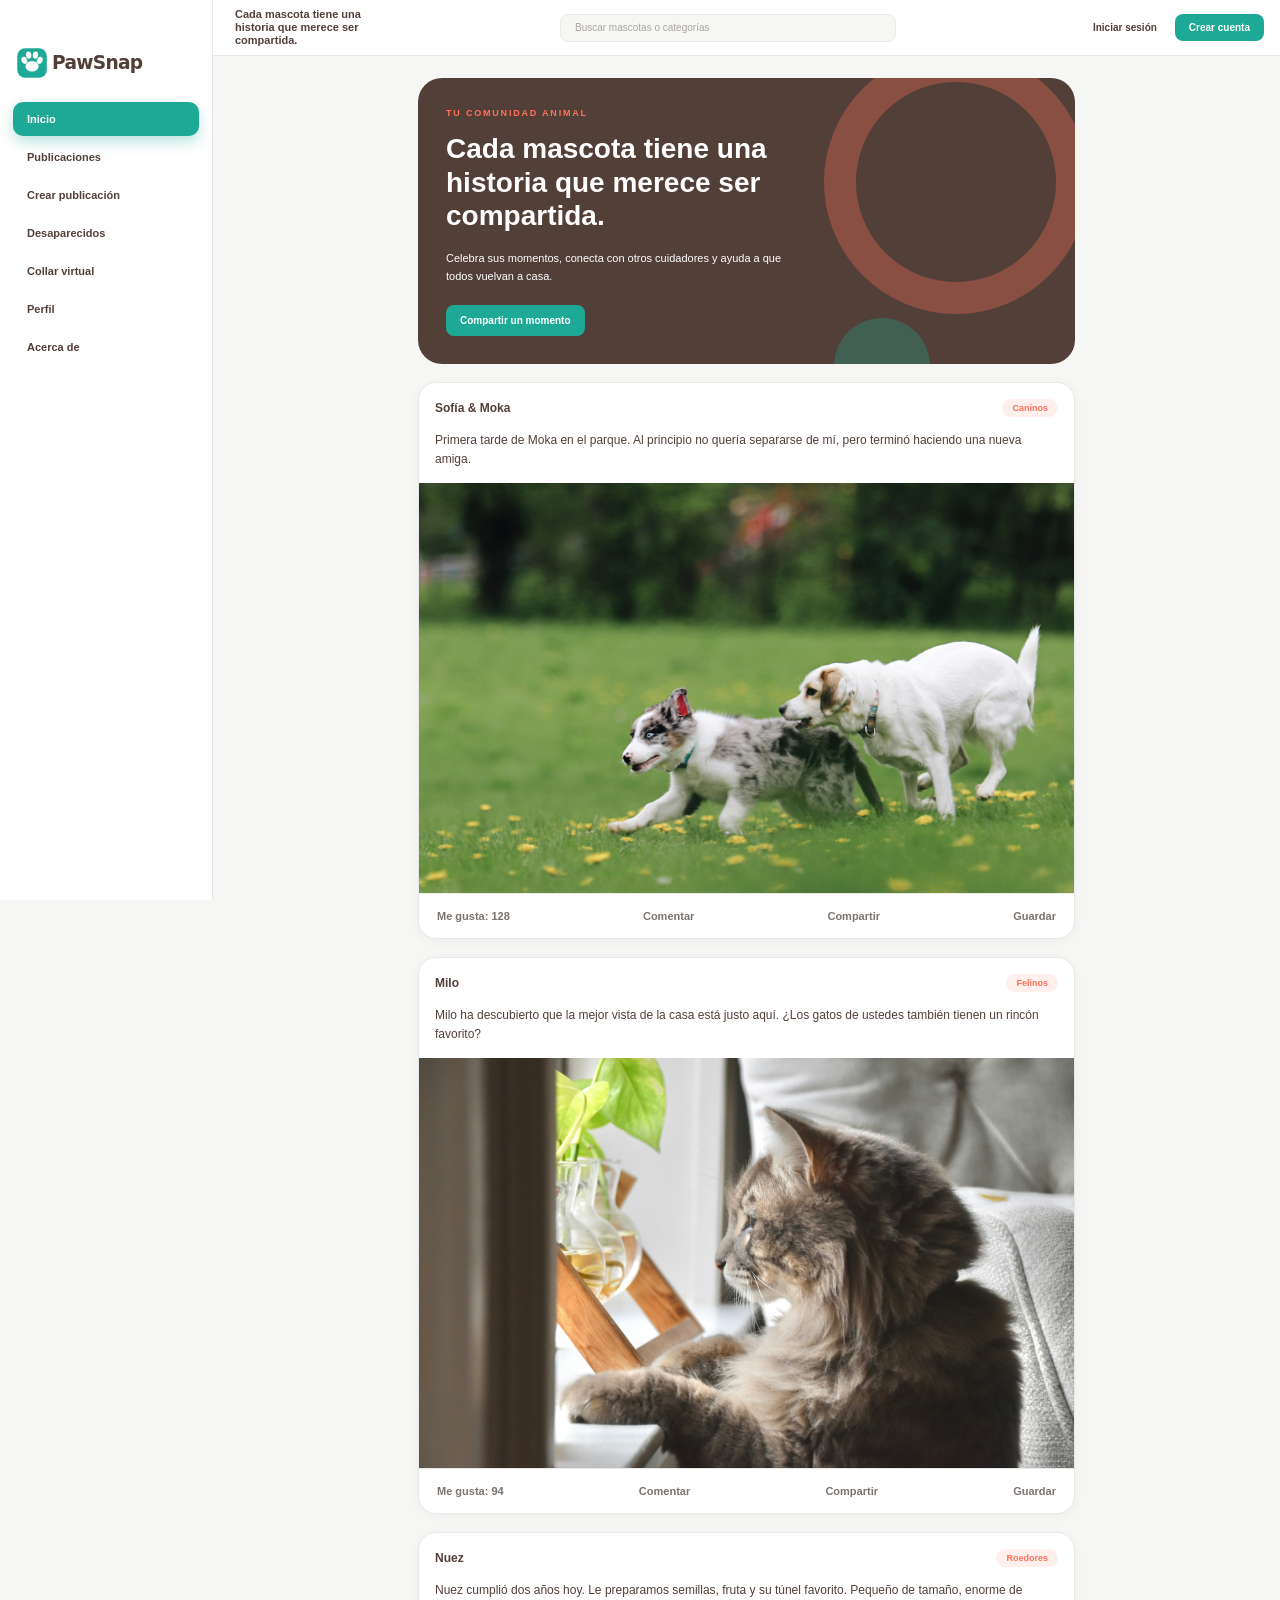
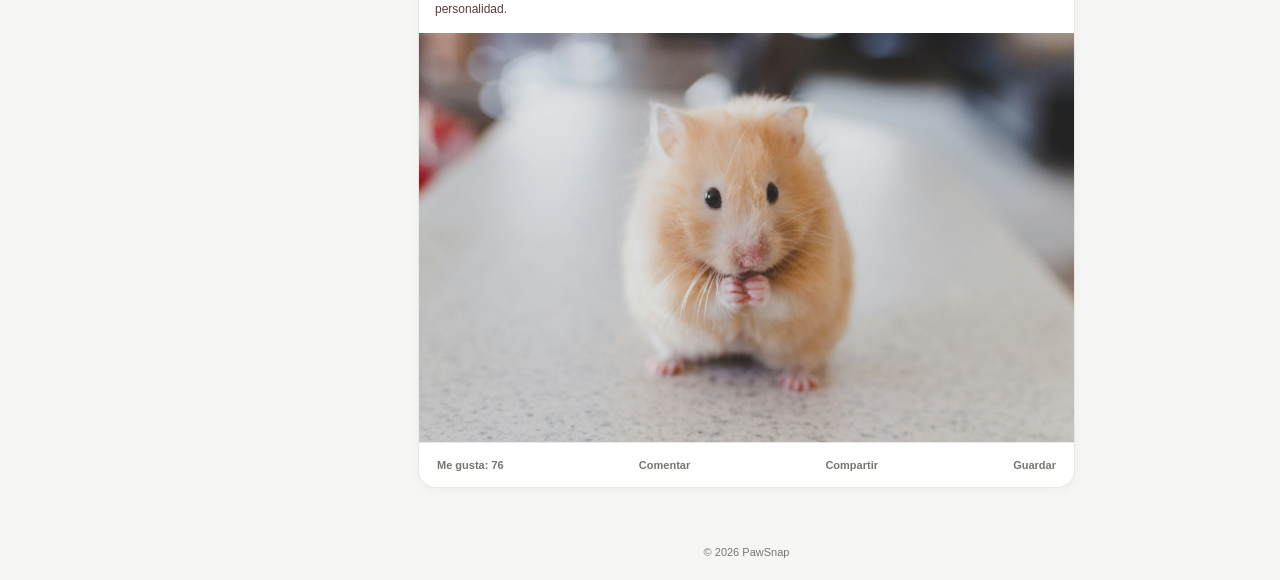
<file: index.html>
<!DOCTYPE html>
<html lang="es">
<!-- ENCABEZADO DEL DOCUMENTO -->
<!-- Idioma, título y archivos CSS y JS vinculados -->
<head>
    <meta charset="UTF-8">
    <meta name="viewport" content="width=device-width, initial-scale=1.0">
    <title>PawSnap</title>
    <link rel="stylesheet" href="css/styles.css">
    <script src="../js/datos.js" defer></script>
    <script src="js/main.js" defer></script>
</head>
<!-- FIN ENCABEZADO DEL DOCUMENTO -->
<body>
    <!-- ENCABEZADO -->
    <!-- Logo, nombre, eslogan de la marca, buscador y botones de cuenta -->
    <header id="main_Header">
        <div id="header_Brand">
            <img id="header_Logo" src="imagenes/pawsnap-logo.svg" alt="Logo PawSnap">
            <div id="header_Text">
                <span id="header_Name">PawSnap</span>
                <p id="header_Slogan">Cada mascota tiene una historia que merece ser compartida.</p>
            </div>
        </div>
        <div id="header_Search">
            <input type="search" id="search_Input" name="search" placeholder="Buscar mascotas o categorías" aria-label="Buscar mascotas o categorías">
        </div>
        <div id="header_Account">
            <a id="login_Button" href="iniciar_Sesion/iniciar_Sesion.html">Iniciar sesión</a>
            <a id="signup_Button" href="crear_Cuenta/crear_Cuenta.html">Crear cuenta</a>
        </div>
    </header>
    <!-- FIN ENCABEZADO -->
    <!-- MENÚ DE NAVEGACIÓN -->
    <!-- Enlaces a cada página del sitio -->
    <nav id="main_Nav">
        <a class="nav_Link" href="index.html" aria-current="page">Inicio</a>
        <a class="nav_Link" href="publicaciones/publicaciones.html">Publicaciones</a>
        <a class="nav_Link" href="crear_Publicacion/crear_Publicacion.html">Crear publicación</a>
        <a class="nav_Link" href="desaparecidos/desaparecidos.html">Desaparecidos</a>
        <a class="nav_Link" href="collar_Virtual/collar_Virtual.html">Collar virtual</a>
        <a class="nav_Link" href="perfil/perfil.html">Perfil</a>
        <a class="nav_Link" href="acerca_De/acerca_De.html">Acerca de</a>
    </nav>
    <!-- FIN MENÚ DE NAVEGACIÓN -->
    <main>
        <!-- SECCIÓN INICIO -->
        <!-- Mensaje de bienvenida y botón hacia Crear publicación -->
        <section id="hero_Section">
            <p id="hero_Eyebrow">Tu comunidad animal</p>
            <h1 id="hero_Title">Cada mascota tiene una historia que merece ser compartida.</h1>
            <p id="hero_Text">Celebra sus momentos, conecta con otros cuidadores y ayuda a que todos vuelvan a casa.</p>
            <a id="hero_Button" href="crear_Publicacion/crear_Publicacion.html">Compartir un momento</a>
        </section>
        <!-- FIN SECCIÓN INICIO -->
        <!-- PUBLICACIONES RECIENTES -->
        <!-- Tres publicaciones de ejemplo con usuario, contenido, categoría y Me gusta -->
        <section id="posts_Section" aria-label="Publicaciones recientes">
            <div id="posts_List">
                <!-- Publicación 1 -->
                <article class="card">
                    <h3 class="card_User">Sofía &amp; Moka</h3>
                    <p class="card_Text">Primera tarde de Moka en el parque. Al principio no quería separarse de mí, pero terminó haciendo una nueva amiga.</p>
                    <figure class="card_Figure">
                        <img class="card_Image" src="imagenes/Moka.jpg" alt="Cachorros jugando en el parque.">
                    </figure>
                    <span class="card_Category">Caninos</span>
                    <footer class="card_Actions">
                        <button class="card_Button" type="button">Me gusta: <span class="card_Likes">128</span></button>
                        <button class="card_Button" type="button">Comentar</button>
                        <button class="card_Button" type="button">Compartir</button>
                        <button class="card_Button" type="button">Guardar</button>
                    </footer>
                </article>
                <!-- Publicación 2 -->
                <article class="card">
                    <h3 class="card_User">Milo</h3>
                    <p class="card_Text">Milo ha descubierto que la mejor vista de la casa está justo aquí. ¿Los gatos de ustedes también tienen un rincón favorito?</p>
                    <figure class="card_Figure">
                        <img class="card_Image" src="imagenes/Milo.jpg" alt="Gato viendo una ventana.">
                    </figure>
                    <span class="card_Category">Felinos</span>
                    <footer class="card_Actions">
                        <button class="card_Button" type="button">Me gusta: <span class="card_Likes">94</span></button>
                        <button class="card_Button" type="button">Comentar</button>
                        <button class="card_Button" type="button">Compartir</button>
                        <button class="card_Button" type="button">Guardar</button>
                    </footer>
                </article>
                <!-- Publicación 3 -->
                <article class="card">
                    <h3 class="card_User">Nuez</h3>
                    <p class="card_Text">Nuez cumplió dos años hoy. Le preparamos semillas, fruta y su túnel favorito. Pequeño de tamaño, enorme de personalidad.</p>
                    <figure class="card_Figure">
                        <img class="card_Image" src="imagenes/Nuez.jpg" alt="Hámster color miel sentado sobre una superficie clara.">
                    </figure>
                    <span class="card_Category">Roedores</span>
                    <footer class="card_Actions">
                        <button class="card_Button" type="button">Me gusta: <span class="card_Likes">76</span></button>
                        <button class="card_Button" type="button">Comentar</button>
                        <button class="card_Button" type="button">Compartir</button>
                        <button class="card_Button" type="button">Guardar</button>
                    </footer>
                </article>
            </div>
        </section>
        <!-- FIN PUBLICACIONES RECIENTES -->
    </main>
    <!-- PIE DE PÁGINA -->
    <!-- Derechos y nota del proyecto -->
    <footer id="main_Footer">
        <p>&copy; 2026 PawSnap</p>
    </footer>
    <!-- FIN PIE DE PÁGINA -->
</body>
</html>
</file>
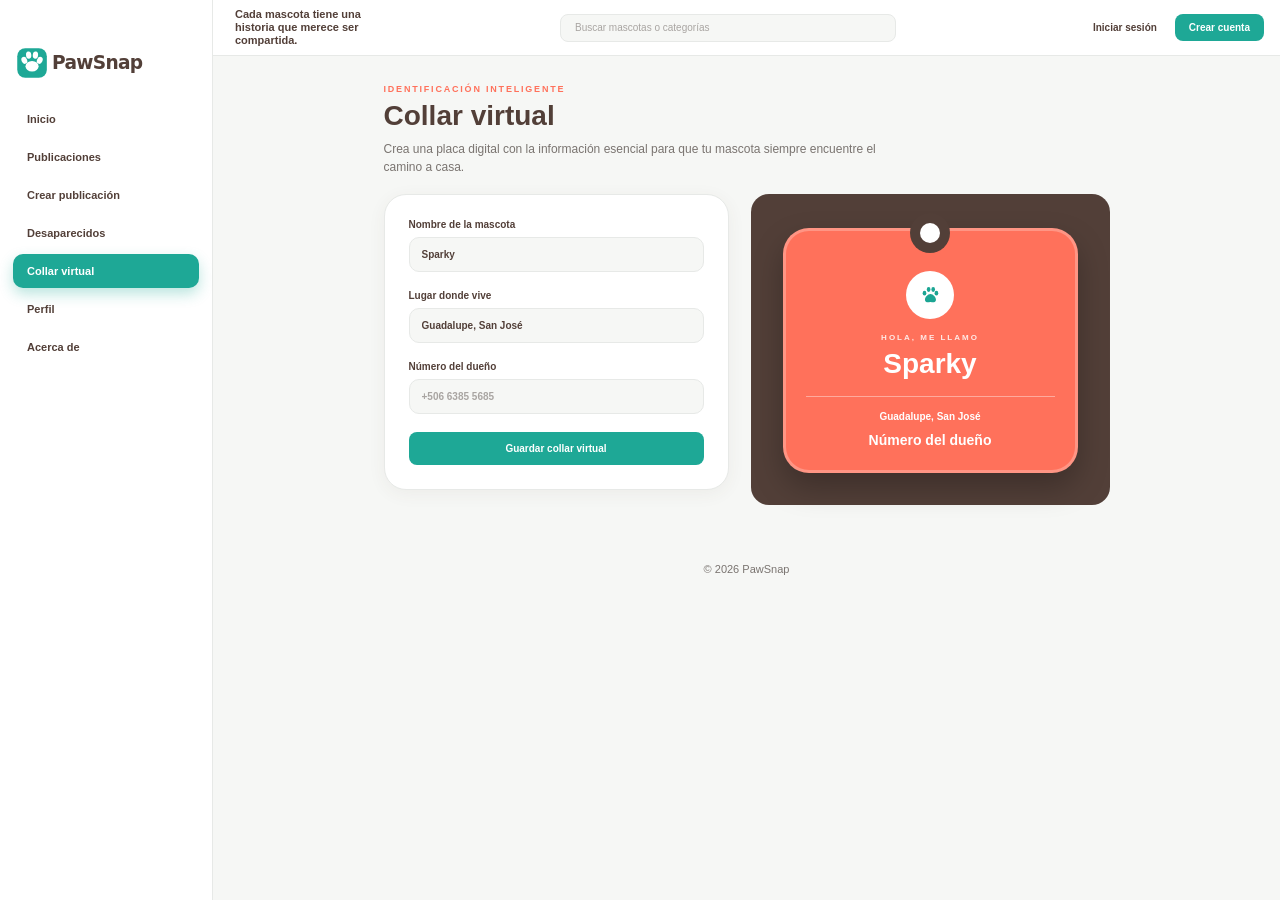
<file: collar_Virtual/collar_Virtual.html>
<!DOCTYPE html>
<html lang="es">
<!-- ENCABEZADO DEL DOCUMENTO -->
<!-- Idioma, título y archivos CSS y JS vinculados -->
<head>
    <meta charset="UTF-8">
    <meta name="viewport" content="width=device-width, initial-scale=1.0">
    <title>PawSnap - Collar virtual</title>
    <link rel="stylesheet" href="../css/collar_Virtual.css">
    <script src="../js/collar_Virtual.js" defer></script>
</head>
<!-- FIN ENCABEZADO DEL DOCUMENTO -->
<body>
    <!-- ENCABEZADO -->
    <!-- Logo, nombre, eslogan de la marca, buscador y botones de cuenta -->
    <header id="main_Header">
        <div id="header_Brand">
            <img id="header_Logo" src="../imagenes/pawsnap-logo.svg" alt="Logo PawSnap">
            <div id="header_Text">
                <span id="header_Name">PawSnap</span>
                <p id="header_Slogan">Cada mascota tiene una historia que merece ser compartida.</p>
            </div>
        </div>
        <div id="header_Search">
            <input type="search" id="search_Input" name="search" placeholder="Buscar mascotas o categorías" aria-label="Buscar mascotas o categorías">
        </div>
        <div id="header_Account">
            <a id="login_Button" href="../iniciar_Sesion/iniciar_Sesion.html">Iniciar sesión</a>
            <a id="signup_Button" href="../crear_Cuenta/crear_Cuenta.html">Crear cuenta</a>
        </div>
    </header>
    <!-- FIN ENCABEZADO -->
    <!-- MENÚ DE NAVEGACIÓN -->
    <!-- Enlaces a cada página del sitio -->
    <nav id="main_Nav">
        <a class="nav_Link" href="../index.html">Inicio</a>
        <a class="nav_Link" href="../publicaciones/publicaciones.html">Publicaciones</a>
        <a class="nav_Link" href="../crear_Publicacion/crear_Publicacion.html">Crear publicación</a>
        <a class="nav_Link" href="../desaparecidos/desaparecidos.html">Desaparecidos</a>
        <a class="nav_Link" href="collar_Virtual.html" aria-current="page">Collar virtual</a>
        <a class="nav_Link" href="../perfil/perfil.html">Perfil</a>
        <a class="nav_Link" href="../acerca_De/acerca_De.html">Acerca de</a>
    </nav>
    <!-- FIN MENÚ DE NAVEGACIÓN -->
    <main>
        <!-- SECCIÓN COLLAR VIRTUAL -->
        <!-- Título, formulario con los datos y vista previa de la placa -->
        <section id="collarSection">
            <!-- Encabezado -->
            <header id="collar_Header">
                <span class="page_Label">Identificación inteligente</span>
                <h1 class="page_Title">Collar virtual</h1>
                <p class="page_Subtitle">Crea una placa digital con la información esencial para que tu mascota siempre encuentre el camino a casa.</p>
            </header>
            <!-- Dos columnas: formulario a la izquierda y placa a la derecha -->
            <div id="collar_Layout">
                <!-- Formulario: nombre de la mascota, lugar donde vive y teléfono del dueño -->
                <div id="collar_FormBox">
                    <form id="collar_Form">
                        <label class="field_Label" for="pet_Name">Nombre de la mascota</label>
                        <input class="field_Input" type="text" id="pet_Name" name="pet_Name" value="Sparky">
                        <label class="field_Label" for="pet_Address">Lugar donde vive</label>
                        <input class="field_Input" type="text" id="pet_Address" name="pet_Address" value="Guadalupe, San José">
                        <label class="field_Label" for="owner_Phone">Número del dueño</label>
                        <input class="field_Input" type="number" id="owner_Phone" name="owner_Phone" value="506 6385 5685" placeholder="+506 6385 5685">
                        <button id="save_Button" type="submit">Guardar collar virtual</button>
                    </form>
                </div>
                <!-- Vista previa de la placa: muestra cómo se verá el collar -->
                <div id="collar_Preview">
                    <div id="collar_Tag">
                        <span id="collar_Hole"></span>
                        <div id="collar_Icon">
                            <img id="collar_Paw" src="../imagenes/Paw.svg" alt="Huella de mascota">
                        </div>
                        <p id="collar_Greeting">Hola, me llamo</p>
                        <h2 id="collar_Name">Sparky</h2>
                        <hr id="collar_Divider">
                        <p id="collar_Location">Guadalupe, Goicoichea, San José</p>
                        <p id="collar_Phone">+506 6385 5685</p>
                    </div>
                </div>
            </div>
        </section>
        <!-- FIN SECCIÓN COLLAR VIRTUAL -->
    </main>
    <!-- PIE DE PÁGINA -->
    <!-- Derechos y nota del proyecto -->
    <footer id="main_Footer">
        <p>&copy; 2026 PawSnap</p>
    </footer>
    <!-- FIN PIE DE PÁGINA -->
</body>
</html>
</file>
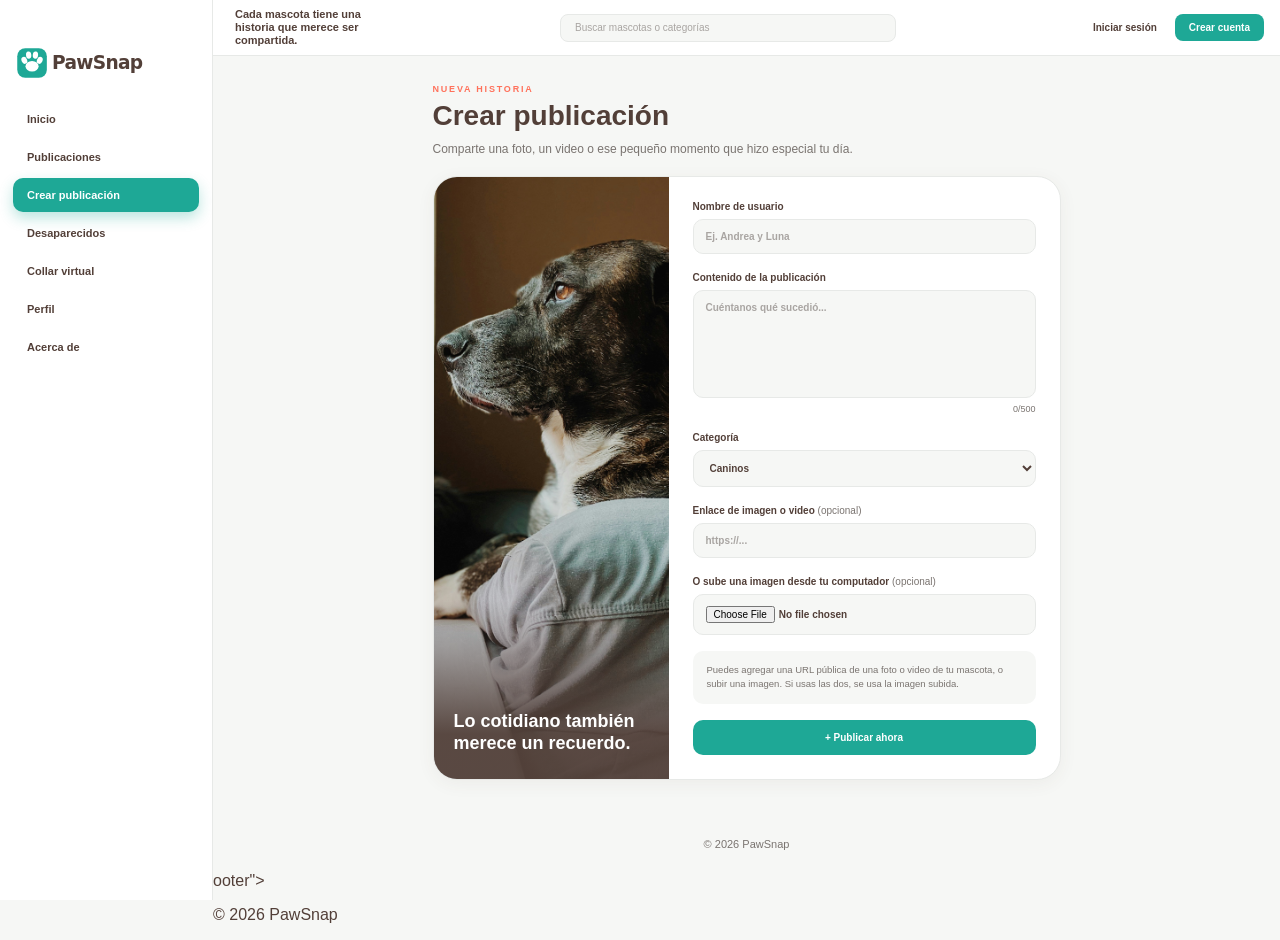
<file: crear_Publicacion/crear_Publicacion.html>
<!DOCTYPE html>
<html lang="es">
<!-- ENCABEZADO DEL DOCUMENTO -->
<!-- Idioma, título y archivos CSS y JS vinculados -->
<head>
    <meta charset="UTF-8">
    <meta name="viewport" content="width=device-width, initial-scale=1.0">
    <title>PawSnap - Crear publicación</title>
    <link rel="stylesheet" href="../css/crear_Publicacion.css">
    <script src="../js/datos.js" defer></script>
    <script src="../js/crear_Publicacion.js" defer></script>
</head>
<!-- FIN ENCABEZADO DEL DOCUMENTO -->
<body>
    <!-- ENCABEZADO -->
    <!-- Logo, nombre, eslogan de la marca, buscador y botones de cuenta -->
    <header id="main_Header">
        <div id="header_Brand">
            <img id="header_Logo" src="../imagenes/pawsnap-logo.svg" alt="Logo PawSnap.">
            <div id="header_Text">
                <span id="header_Name">PawSnap</span>
                <p id="header_Slogan">Cada mascota tiene una historia que merece ser compartida.</p>
            </div>
        </div>
        <div id="header_Search">
            <input type="search" id="search_Input" name="search" placeholder="Buscar mascotas o categorías" aria-label="Buscar mascotas o categorías">
        </div>
        <div id="header_Account">
            <a id="login_Button" href="../iniciar_Sesion/iniciar_Sesion.html">Iniciar sesión</a>
            <a id="signup_Button" href="../crear_Cuenta/crear_Cuenta.html">Crear cuenta</a>
        </div>
    </header>
    <!-- FIN ENCABEZADO -->
    <!-- MENÚ DE NAVEGACIÓN -->
    <!-- Enlaces a cada página del sitio -->
    <nav id="main_Nav">
        <a class="nav_Link" href="../index.html">Inicio</a>
        <a class="nav_Link" href="../publicaciones/publicaciones.html">Publicaciones</a>
        <a class="nav_Link" href="crear_Publicacion.html" aria-current="page">Crear publicación</a>
        <a class="nav_Link" href="../desaparecidos/desaparecidos.html">Desaparecidos</a>
        <a class="nav_Link" href="../collar_Virtual/collar_Virtual.html">Collar virtual</a>
        <a class="nav_Link" href="../perfil/perfil.html">Perfil</a>
        <a class="nav_Link" href="../acerca_De/acerca_De.html">Acerca de</a>
    </nav>
    <!-- FIN MENÚ DE NAVEGACIÓN -->
    <main>
        <!-- SECCIÓN CREAR PUBLICACIÓN -->
        <!-- Título de la página y formulario para crear una publicación -->
        <section id="crear_Section">
            <!-- Encabezado de la sección -->
            <header id="crear_Header">
                <span class="page_Label">Nueva historia</span>
                <h1 class="page_Title">Crear publicación</h1>
                <p class="page_Subtitle">Comparte una foto, un video o ese pequeño momento que hizo especial tu día.</p>
            </header>
            <!-- Tarjeta con dos columnas: imagen y formulario -->
            <div id="crear_Card">
                <!-- Columna izquierda: imagen con frase encima -->
                <div id="crear_Image">
                    <img id="crear_Photo" src="../imagenes/forms.jpg" alt="Perro y gato mirando por una ventana.">
                    <div id="image_Overlay">
                        <p>Lo cotidiano también<br>merece un recuerdo.</p>
                    </div>
                </div>
                <!-- Columna derecha: formulario -->
                <div id="crear_FormBox">
                    <form id="crear_Form">
                        <label class="field_Label" for="usuario">Nombre de usuario</label>
                        <input class="field_Input" type="text" id="usuario" name="usuario" placeholder="Ej. Andrea y Luna">
                        <label class="field_Label" for="contenido">Contenido de la publicación</label>
                        <textarea class="field_Input" id="contenido" name="contenido" maxlength="500" placeholder="Cuéntanos qué sucedió..."></textarea>
                        <span id="char_Counter">0/500</span>
                        <label class="field_Label" for="categoria">Categoría</label>
                        <select class="field_Input" id="categoria" name="categoria">
                            <option value="Caninos">Caninos</option>
                            <option value="Felinos">Felinos</option>
                            <option value="Roedores">Roedores</option>
                            <option value="Otro">Otro</option>
                        </select>
                        <label class="field_Label" for="enlace">Enlace de imagen o video <span class="field_Optional">(opcional)</span></label>
                        <input class="field_Input" type="url" id="enlace" name="enlace" placeholder="https://...">
                        <label class="field_Label" for="archivo">O sube una imagen desde tu computador <span class="field_Optional">(opcional)</span></label>
                        <input class="field_Input" type="file" id="archivo" name="archivo" accept="image/*">
                        <div id="crear_Notice">
                            <p>Puedes agregar una URL pública de una foto o video de tu mascota, o subir una imagen. Si usas las dos, se usa la imagen subida.</p>
                        </div>
                        <button id="publish_Button" type="submit">+ Publicar ahora</button>
                    </form>
                </div>
            </div>
        </section>
        <!-- FIN SECCIÓN CREAR PUBLICACIÓN -->
    </main>
    <!-- PIE DE PÁGINA -->
    <!-- Derechos y nota del proyecto -->
    <footer id="main_Footer">
        <p>&copy; 2026 PawSnap</p>
    </footer>
    <!-- FIN PIE DE PÁGINA -->
</body>
</html>ooter">
        <p>&copy; 2026 PawSnap</p>
    </footer>
    <!-- FIN PIE DE PÁGINA -->
</body>
</html>
</file>
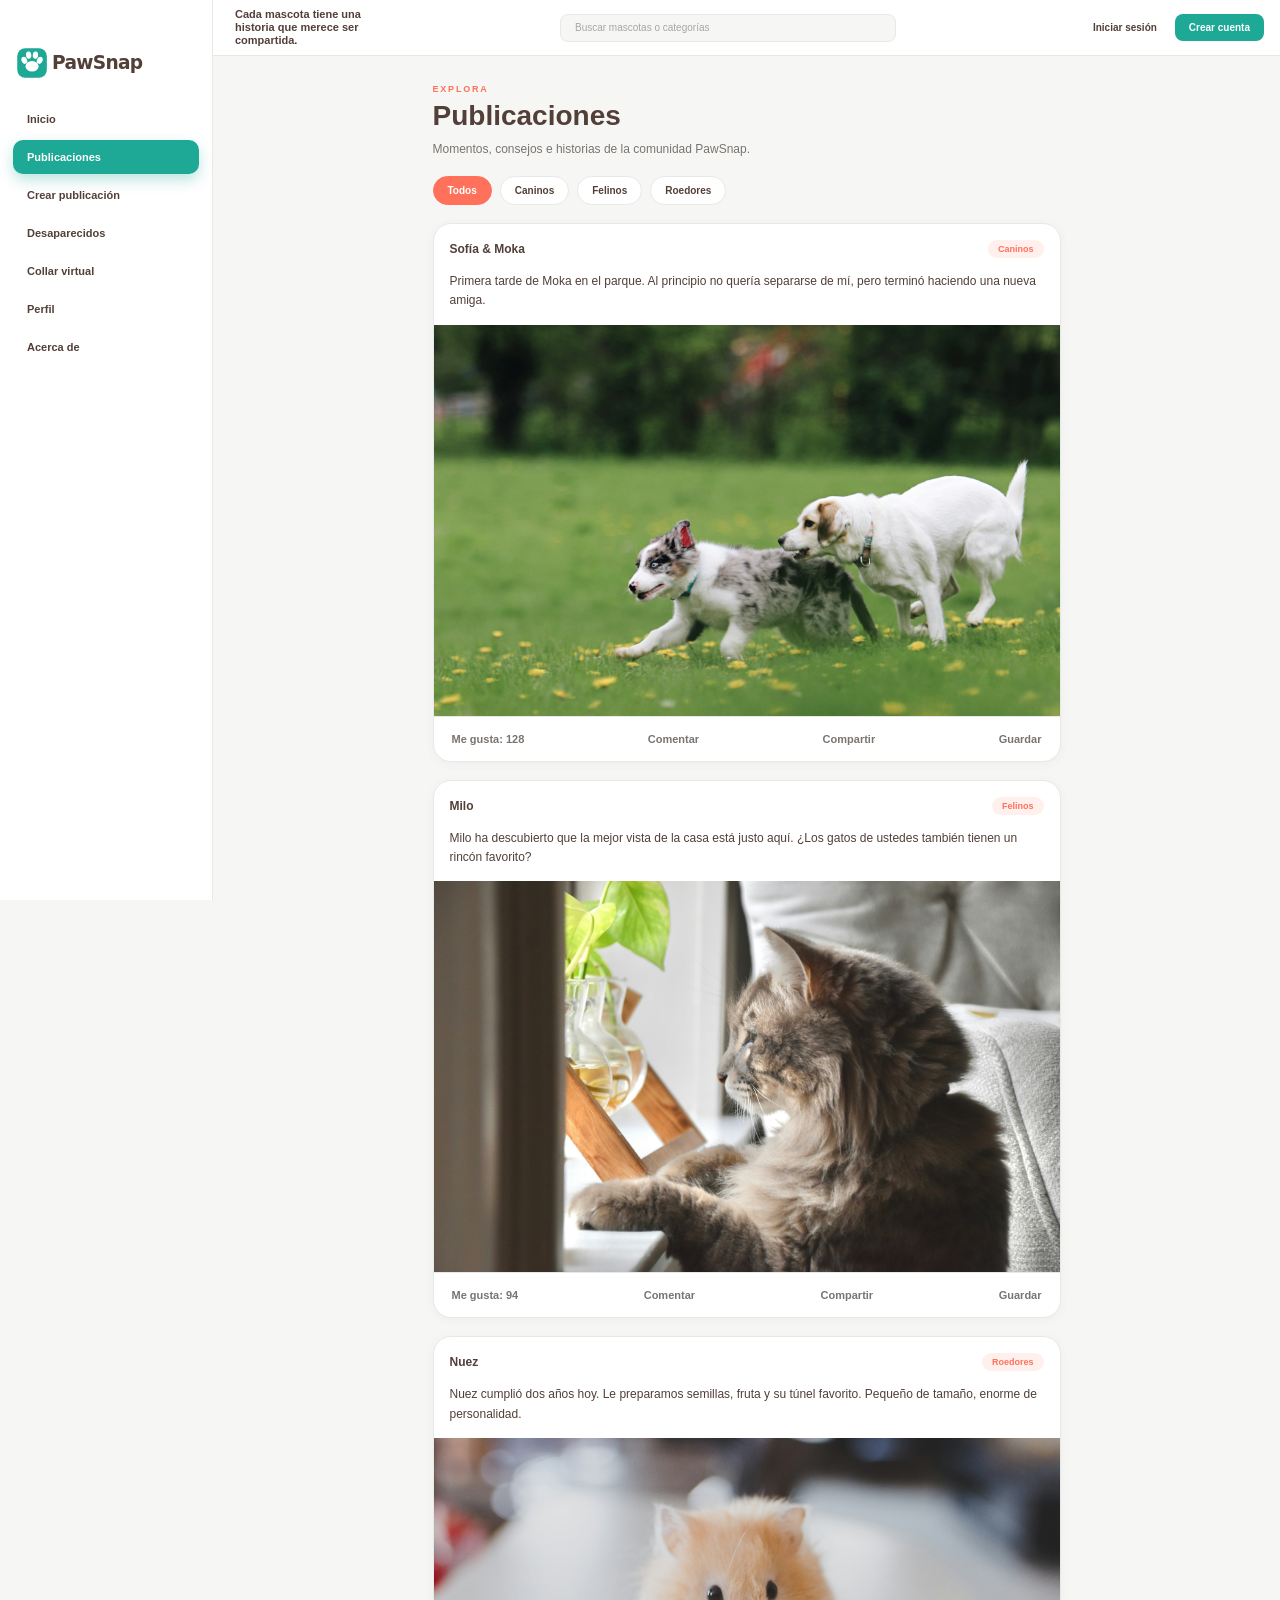
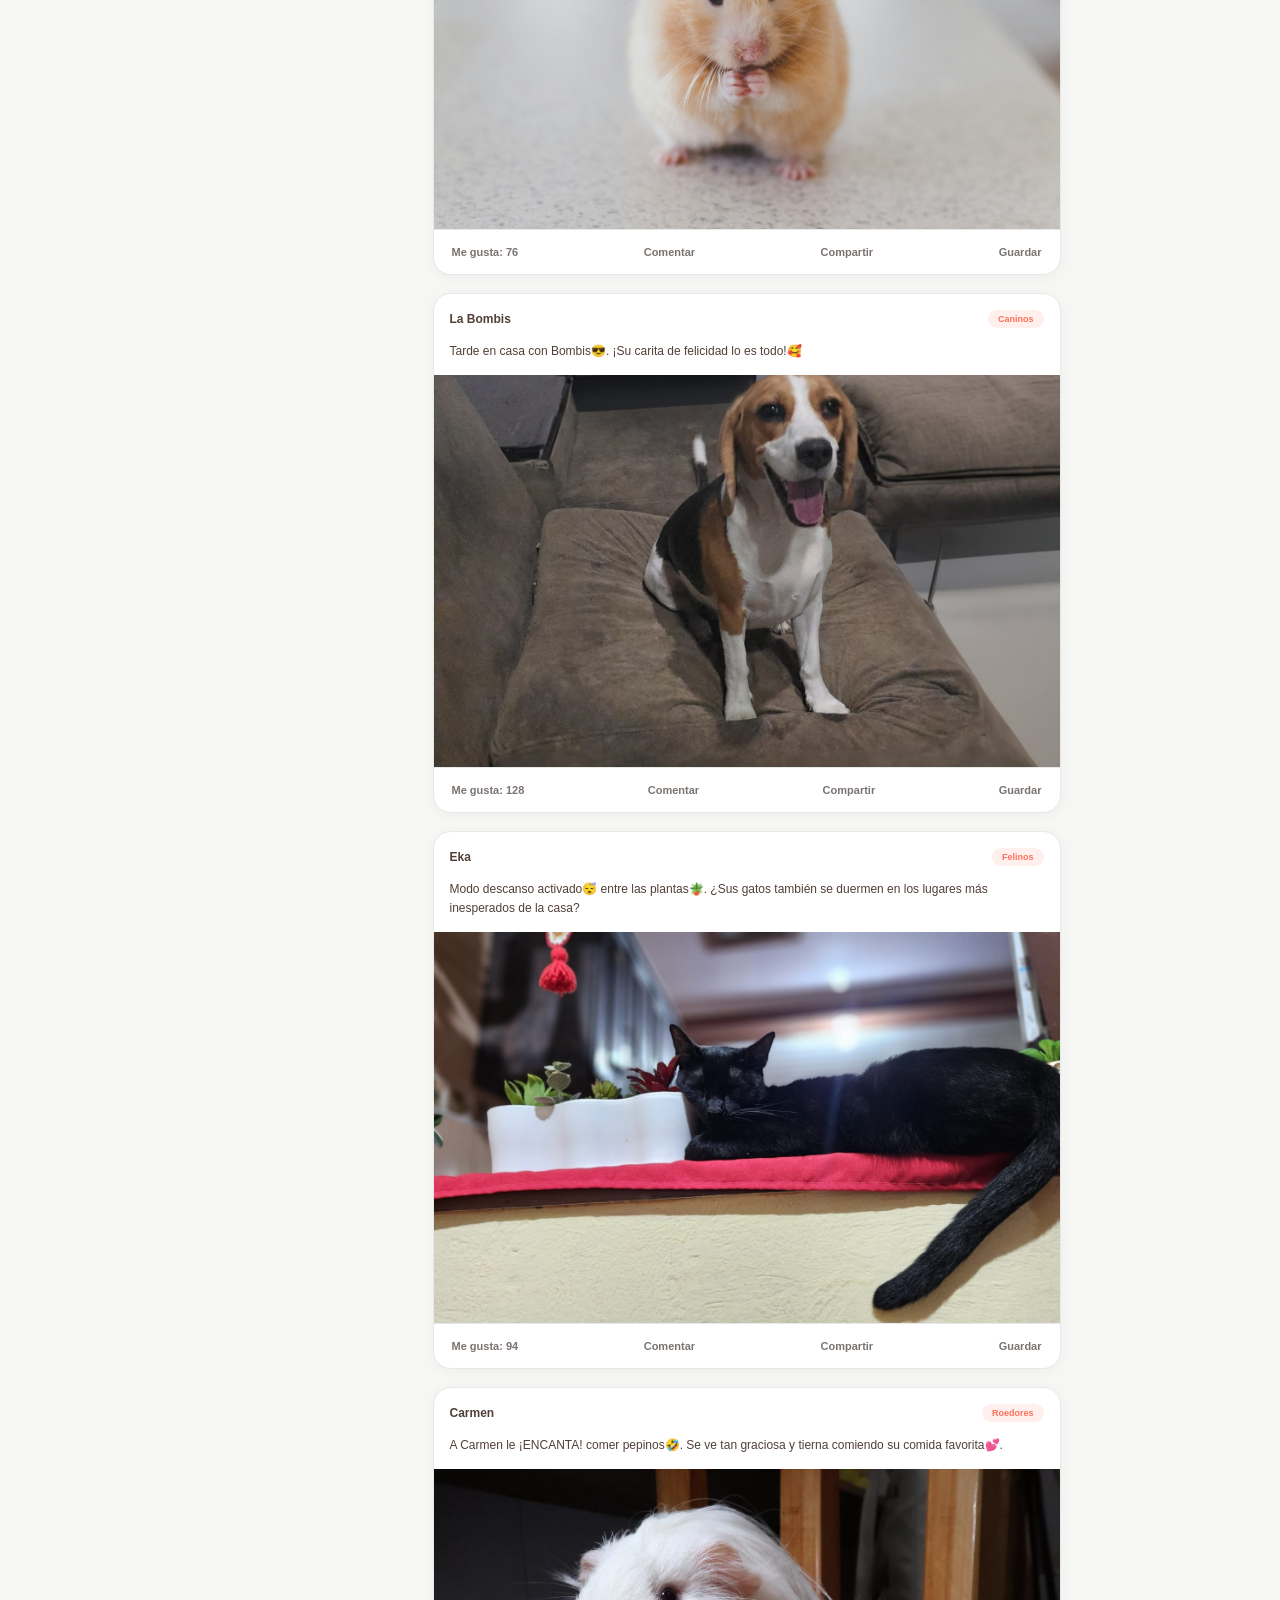
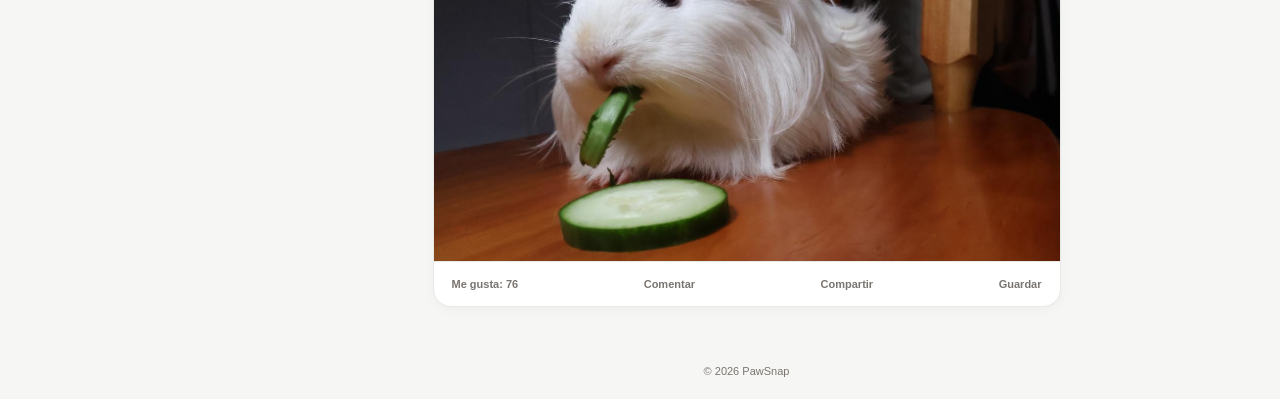
<file: publicaciones/publicaciones.html>
<!DOCTYPE html>
<html lang="es">
<!-- ENCABEZADO DEL DOCUMENTO -->
<!-- Idioma, título y archivos CSS y JS vinculados -->
<head>
    <meta charset="UTF-8">
    <meta name="viewport" content="width=device-width, initial-scale=1.0">
    <title>PawSnap - Publicaciones</title>
    <link rel="stylesheet" href="../css/publicaciones.css">
    <script src="../js/datos.js" defer></script>
    <script src="../js/publicaciones.js" defer></script>
</head>
<!-- FIN ENCABEZADO DEL DOCUMENTO -->
<body>
    <!-- ENCABEZADO -->
    <!-- Logo, nombre, eslogan de la marca, buscador y botones de cuenta -->
    <header id="main_Header">
        <div id="header_Brand">
            <img id="header_Logo" src="../imagenes/pawsnap-logo.svg" alt="Logo PawSnap">
            <div id="header_Text">
                <span id="header_Name">PawSnap</span>
                <p id="header_Slogan">Cada mascota tiene una historia que merece ser compartida.</p>
            </div>
        </div>
        <div id="header_Search">
            <input type="search" id="search_Input" name="search" placeholder="Buscar mascotas o categorías" aria-label="Buscar mascotas o categorías">
        </div>
        <div id="header_Account">
            <a id="login_Button" href="../iniciar_Sesion/iniciar_Sesion.html">Iniciar sesión</a>
            <a id="signup_Button" href="../crear_Cuenta/crear_Cuenta.html">Crear cuenta</a>
        </div>
    </header>
    <!-- FIN ENCABEZADO -->
    <!-- MENÚ DE NAVEGACIÓN -->
    <!-- Enlaces a cada página del sitio -->
    <nav id="main_Nav">
        <a class="nav_Link" href="../index.html">Inicio</a>
        <a class="nav_Link" href="publicaciones.html" aria-current="page">Publicaciones</a>
        <a class="nav_Link" href="../crear_Publicacion/crear_Publicacion.html">Crear publicación</a>
        <a class="nav_Link" href="../desaparecidos/desaparecidos.html">Desaparecidos</a>
        <a class="nav_Link" href="../collar_Virtual/collar_Virtual.html">Collar virtual</a>
        <a class="nav_Link" href="../perfil/perfil.html">Perfil</a>
        <a class="nav_Link" href="../acerca_De/acerca_De.html">Acerca de</a>
    </nav>
    <!-- FIN MENÚ DE NAVEGACIÓN -->
    <main>
        <!-- SECCIÓN PUBLICACIONES -->
        <!-- Título, filtros por categoría y publicaciones de ejemplo -->
        <section id="posts_Section">
            <!-- Encabezado de la sección -->
            <header id="posts_Header">
                <span class="page_Label">Explora</span>
                <h1 class="page_Title">Publicaciones</h1>
                <p class="page_Subtitle">Momentos, consejos e historias de la comunidad PawSnap.</p>
            </header>
            <!-- Categorías: data-categoria guarda el nombre que usará JavaScript para filtrar -->
            <div id="posts_Filters">
                <button type="button" class="filters_Button filters_ButtonActive" data-categoria="Todos">Todos</button>
                <button type="button" class="filters_Button" data-categoria="Caninos">Caninos</button>
                <button type="button" class="filters_Button" data-categoria="Felinos">Felinos</button>
                <button type="button" class="filters_Button" data-categoria="Roedores">Roedores</button>
            </div>
            <!-- Lista de publicaciones -->
            <div id="posts_List">
                <!-- Publicación 1 -->
                <article class="card">
                    <h3 class="card_User">La Bombis</h3>
                    <p class="card_Text">Tarde en casa con Bombis😎. ¡Su carita de felicidad lo es todo!🥰</p>
                    <figure class="card_Figure">
                        <img class="card_Image" src="../imagenes/Bombona2.jpeg" alt="Perro Beagle sentado feliz sobre un sillón.">
                    </figure>
                    <span class="card_Category">Caninos</span>
                    <footer class="card_Actions">
                        <button class="card_Button" type="button">Me gusta: <span class="card_Likes">128</span></button>
                        <button class="card_Button" type="button">Comentar</button>
                        <button class="card_Button" type="button">Compartir</button>
                        <button class="card_Button" type="button">Guardar</button>
                    </footer>
                </article>
                <!-- Publicación 2 -->
                <article class="card">
                    <h3 class="card_User">Eka</h3>
                    <p class="card_Text">Modo descanso activado😴 entre las plantas🪴. ¿Sus gatos también se duermen en los lugares más inesperados de la casa?</p>
                    <figure class="card_Figure">
                        <img class="card_Image" src="../imagenes/Eka.jpeg" alt="Gato negro durmiendo al lado de una maceta con suculentas.">
                    </figure>
                    <span class="card_Category">Felinos</span>
                    <footer class="card_Actions">
                        <button class="card_Button" type="button">Me gusta: <span class="card_Likes">94</span></button>
                        <button class="card_Button" type="button">Comentar</button>
                        <button class="card_Button" type="button">Compartir</button>
                        <button class="card_Button" type="button">Guardar</button>
                    </footer>
                </article>
                <!-- Publicación 3 -->
                <article class="card">
                    <h3 class="card_User">Carmen</h3>
                    <p class="card_Text">A Carmen le ¡ENCANTA! comer pepinos🤣. Se ve tan graciosa y tierna comiendo su comida favorita💕.</p>
                    <figure class="card_Figure">
                        <img class="card_Image" src="../imagenes/Carmen.jpeg" alt="Cuy con pelo largo blanco comiendo pepino.">
                    </figure>
                    <span class="card_Category">Roedores</span>
                    <footer class="card_Actions">
                        <button class="card_Button" type="button">Me gusta: <span class="card_Likes">76</span></button>
                        <button class="card_Button" type="button">Comentar</button>
                        <button class="card_Button" type="button">Compartir</button>
                        <button class="card_Button" type="button">Guardar</button>
                    </footer>
                </article>
            </div>
        </section>
        <!-- FIN SECCIÓN PUBLICACIONES -->
    </main>
    <!-- PIE DE PÁGINA -->
    <!-- Derechos y nota del proyecto -->
    <footer id="main_Footer">
        <p>&copy; 2026 PawSnap</p>
    </footer>
    <!-- FIN PIE DE PÁGINA -->
</body>
</html>
</file>
<file: css/styles.css>
/* VARIABLES Y BASE */
/* colores y tipografía de PawSnap, y estilo general de la página */

:root {
    --colorBackground: #f6f7f5;
    --colorDark: #523f38;
    --colorText: #7a7470;
    --colorPrimary: #ff715b;
    --colorAction: #1ea896;
    --colorSoftAction: #e7f7f4;
    --colorSoftPrimary: #fff0ed;
    --colorLine: #e7e9e7;
    --colorWhite: #ffffff;
    --fontMain: "Manrope", "DM Sans", "Plus Jakarta Sans", Arial, sans-serif;
}

* {
    box-sizing: border-box;
}

body {
    margin: 0;
    padding: 56px 0 0 213px;      /* espacio para la barra superior y el menú lateral */

    background: var(--colorBackground);
    color: var(--colorDark);
    font-family: var(--fontMain);
}

/* Los botones y campos usan la misma tipografía que el resto de la página */

button, input, select, textarea {
    font-family: inherit;
}
/* FIN VARIABLES Y BASE */

/* ENCABEZADO */
/* barra fija arriba con eslogan, buscador y enlaces de cuenta */

#main_Header {
    position: fixed;
    top: 0;
    left: 213px;
    right: 0;
    z-index: 20;
    display: flex;
    align-items: center;
    gap: 24px;
    height: 56px;
    padding: 0 16px 0 22px;
    border-bottom: 1px solid var(--colorLine);
    background: var(--colorWhite);
}

/* El logo ya incluye el nombre, por eso se coloca en la esquina del menú lateral */

#header_Logo {
    position: fixed;
    top: 44px;
    left: 13px;
    width: 148px;
    height: auto;
}

/* El nombre en texto sigue en el HTML, pero se oculta a la vista porque el logo ya lo muestra */

#header_Name {
    position: absolute;
    width: 1px;
    height: 1px;
    overflow: hidden;
    clip: rect(0 0 0 0);
    white-space: nowrap;
}

#header_Slogan {
    width: 128px;
    margin: 0;
    font-size: 11px;
    font-weight: 600;
    line-height: 1.2;
}

/* Buscador centrado */

#header_Search {
    display: flex;
    flex: 1;
    justify-content: center;
}

#search_Input {
    width: 100%;
    max-width: 336px;
    height: 28px;
    padding: 0 14px;
    border: 1px solid var(--colorLine);
    border-radius: 8px;
    background: var(--colorBackground);
    color: var(--colorDark);
    font-size: 10px;
}

#search_Input::placeholder {
    color: #a9a5a2;
}

#search_Input:focus {
    outline: none;
    border-color: var(--colorAction);
}

/* Enlaces de cuenta a la derecha */

#header_Account {
    display: flex;
    align-items: center;
    gap: 18px;
}

#login_Button, #login_Link {
    color: var(--colorDark);
    font-size: 10px;
    font-weight: 700;
    text-decoration: none;
}

#signup_Button, #signup_Link {
    display: inline-block;
    padding: 8px 14px;
    border-radius: 8px;
    background: var(--colorAction);
    color: var(--colorWhite);
    font-size: 10px;
    font-weight: 700;
    text-decoration: none;
    transition: 0.2s;
}

#signup_Button:hover, #signup_Link:hover {
    filter: brightness(0.92);
}
/* FIN ENCABEZADO */

/* MENÚ LATERAL */
/* menú fijo a la izquierda; la página actual se resalta en verde */

#main_Nav {
    position: fixed;
    top: 0;
    bottom: 0;
    left: 0;
    z-index: 10;
    display: flex;
    flex-direction: column;
    gap: 4px;
    width: 213px;
    padding: 102px 13px 0;
    border-right: 1px solid var(--colorLine);
    background: var(--colorWhite);
}

.nav_Link {
    display: block;
    padding: 11px 14px;
    border-radius: 10px;
    color: var(--colorDark);
    font-size: 11px;
    font-weight: 600;
    text-decoration: none;
    transition: 0.2s;
}

/* Efecto al pasar el mouse */

.nav_Link:hover {
    background: var(--colorSoftAction);
    color: var(--colorAction);
}

/* Página actual */

.nav_Link[aria-current="page"], .nav_Link[href="index.html"] {
    background: var(--colorAction);
    color: var(--colorWhite);
    box-shadow: 0 6px 14px rgba(30, 168, 150, 0.3);
}

/* FIN MENÚ LATERAL */

/* PIE DE PÁGINA */
/* texto pequeño al final de la página */

#main_Footer {
    padding: 22px 24px;
    color: var(--colorText);
    font-size: 11px;
    text-align: center;
}

#main_Footer p {
    margin: 0;
}

/* FIN PIE DE PÁGINA */

/* INICIO */
/* bloque de bienvenida oscuro con círculos decorativos y botón */

#hero_Section {
    position: relative;
    overflow: hidden;
    min-height: 269px;
    padding: 30px 28px 28px;
    border-radius: 24px;
    background: var(--colorDark);
    color: var(--colorWhite);
}

/* Círculos decorativos: anillo arriba a la derecha y círculo verde abajo */

#hero_Section::before {
    content: "";
    position: absolute;
    top: -28px;
    right: -13px;
    width: 200px;
    height: 200px;
    border: 32px solid rgba(255, 113, 91, 0.32);
    border-radius: 50%;
}

#hero_Section::after {
    content: "";
    position: absolute;
    right: 145px;
    bottom: -50px;
    width: 96px;
    height: 96px;
    border-radius: 50%;
    background: rgba(30, 168, 150, 0.3);
}

/* El texto se coloca por encima de los círculos */

#hero_Eyebrow,
#hero_Title,
#hero_Text,
#hero_Button {
    position: relative;
    z-index: 1;
}

#hero_Eyebrow {
    margin: 0 0 14px;
    color: var(--colorPrimary);
    font-size: 9px;
    font-weight: 800;
    letter-spacing: 0.2em;
    text-transform: uppercase;
}

#hero_Title {
    max-width: 400px;
    margin: 0 0 16px;
    font-size: 28px;
    font-weight: 700;
    line-height: 1.2;
}

#hero_Text {
    max-width: 360px;
    margin: 0 0 20px;
    font-size: 11px;
    line-height: 1.65;
}

#hero_Button {
    display: inline-block;
    padding: 10px 14px;
    border-radius: 8px;
    background: var(--colorAction);
    color: var(--colorWhite);
    font-size: 10px;
    font-weight: 700;
    text-decoration: none;
    transition: 0.2s;
}

#hero_Button:hover {
    filter: brightness(0.92);
}

/* FIN INICIO */

/* CONTENIDO PRINCIPAL */
/* columna central de la página de inicio */

main {
    width: min(657px, calc(100% - 32px));
    margin: 0 auto;
    padding: 22px 0 36px;
}

#posts_Section {
    margin-top: 18px;
}

/* FIN CONTENIDO PRINCIPAL */

/* TARJETAS DE PUBLICACIÓN */
/* tarjeta blanca con usuario, categoría, texto, imagen y botones (se repite, por eso usa .clase) */

#posts_List {
    display: flex;
    flex-direction: column;
    gap: 18px;
}

.card {
    display: grid;
    grid-template-columns: 1fr auto;
    grid-template-areas:
        "user  category"
        "text text"
        "figure figure"
        "actions actions";
    overflow: hidden;
    border: 1px solid var(--colorLine);
    border-radius: 18px;
    background: var(--colorWhite);
    box-shadow: 0 2px 10px rgba(82, 63, 56, 0.05);
}

.card_User {
    grid-area: user;
    margin: 0;
    padding: 18px 16px 0;
    font-size: 12px;
    font-weight: 700;
}

/* Etiqueta de categoría arriba a la derecha */

.card_Category {
    grid-area: category;
    align-self: start;
    margin: 16px 16px 0 0;
    padding: 4px 10px;
    border-radius: 999px;
    background: var(--colorSoftPrimary);
    color: var(--colorPrimary);
    font-size: 9px;
    font-weight: 700;
}

.card_Text {
    grid-area: text;
    margin: 0;
    padding: 14px 16px 14px;
    font-size: 12px;
    line-height: 1.6;
}

.card_Figure {
    grid-area: figure;
    margin: 0;
}

.card_Image {
    display: block;
    width: 100%;
    aspect-ratio: 16 / 10;
    object-fit: cover;
}

/* Videos de YouTube dentro de las tarjetas */

iframe.card_Image {
    border: 0;
}

/* Enlace que reemplaza al contenido multimedia cuando no se puede mostrar en la tarjeta */
.card_Link {
    display: block;
    padding: 14px;
    border-radius: 10px;
    background: var(--colorBackground);
    color: var(--colorAction);
    font-size: 12px;
    font-weight: 700;
    text-align: center;
    text-decoration: none;
}

.card_Link:hover {
    text-decoration: underline;
}

/* Botones: Me gusta, Comentar, Compartir y Guardar */

.card_Actions {
    grid-area: actions;
    display: flex;
    justify-content: space-between;
    padding: 12px 18px;
    border-top: 1px solid var(--colorLine);
}

.card_Button {
    padding: 4px 0;
    border: none;
    background: none;
    color: var(--colorText);
    font-size: 11px;
    font-weight: 600;
    cursor: pointer;
    transition: 0.2s;
}

.card_Button:hover {
    color: var(--colorPrimary);
}
/* FIN TARJETAS DE PUBLICACIÓN */
/* RESPONSIVE */
/* en pantallas pequeñas el encabezado y el menú pasan arriba y las columnas se apilan */

@media (max-width: 900px) {
    body {
        padding: 0;
    }

    /* La barra superior y el menú pasan a la parte de arriba, sin quedar fijos */

    #main_Header {
        position: static;
        flex-wrap: wrap;
        height: auto;
        gap: 12px;
        padding: 12px 16px;
    }

    #header_Brand {
        display: flex;
        flex-basis: 100%;
        align-items: center;
        gap: 12px;
    }

    #header_Logo {
        position: static;
        width: 108px;
    }

    #header_Slogan {
        width: auto;
    }

    #header_Account {
        flex-basis: 100%;
        justify-content: flex-end;
        order: 2;
    }

    #header_Search {
        flex-basis: 100%;
        order: 3;
    }

    #search_Input {
        max-width: none;
        height: 36px;
        font-size: 12px;
    }

    #main_Nav {
        position: static;
        flex-direction: row;
        gap: 6px;
        width: auto;
        padding: 8px 12px;
        overflow-x: auto;
        border-right: none;
        border-bottom: 1px solid var(--colorLine);
    }

    .nav_Link {
        flex-shrink: 0;
        white-space: nowrap;
    }
}

/* FIN RESPONSIVO */

/* ===== MENSAJES Y ESTADOS DE JAVASCRIPT ===== */
/* Qué se hace: estilos de mensajes del formulario, campo con error, "Me gusta" activo y aviso de lista vacía */

.form_Message {
    margin: 0;
    font-size: 12px;
    font-weight: 600;
}

.form_Message:empty {
    display: none;
}

.message_Error {
    color: #d93025;
}

.message_Success {
    color: var(--colorAction);
}

.field_Invalid {
    border-color: #d93025;
}

.card_ButtonActive {
    background: #fff1ee;
    color: var(--colorPrimary);
}

.posts_Empty {
    color: var(--colorText);
    font-size: 14px;
}

/* ===== FIN MENSAJES Y ESTADOS DE JAVASCRIPT ===== */
</file>
<file: css/collar_Virtual.css>
/* VARIABLES Y BASE */
/* colores y tipografía de PawSnap, y estilo general de la página */

:root {
    --colorBackground: #f6f7f5;
    --colorDark: #523f38;
    --colorText: #7a7470;
    --colorPrimary: #ff715b;
    --colorAction: #1ea896;
    --colorSoftAction: #e7f7f4;
    --colorSoftPrimary: #fff0ed;
    --colorLine: #e7e9e7;
    --colorWhite: #ffffff;
    --fontMain: "Manrope", "DM Sans", "Plus Jakarta Sans", Arial, sans-serif;
}

* {
    box-sizing: border-box;
}

body {
    margin: 0;
    padding: 56px 0 0 213px;
    background: var(--colorBackground);
    color: var(--colorDark);
    font-family: var(--fontMain);
}

/* Los botones y campos usan la misma tipografía que el resto de la página */

button,
input,
select,
textarea {
    font-family: inherit;
}

/* FIN VARIABLES Y BASE */

/* ENCABEZADO */
/* barra fija arriba con eslogan, buscador y enlaces de cuenta */

#main_Header {
    position: fixed;
    top: 0;
    left: 213px;
    right: 0;
    z-index: 20;
    display: flex;
    align-items: center;
    gap: 24px;
    height: 56px;
    padding: 0 16px 0 22px;
    border-bottom: 1px solid var(--colorLine);
    background: var(--colorWhite);
}

/* El logo ya incluye el nombre, por eso se coloca en la esquina del menú lateral */

#header_Logo {
    position: fixed;
    top: 44px;
    left: 13px;
    width: 148px;
    height: auto;
}

/* El nombre en texto sigue en el HTML, pero se oculta a la vista porque el logo ya lo muestra */

#header_Name {
    position: absolute;
    width: 1px;
    height: 1px;
    overflow: hidden;
    clip: rect(0 0 0 0);
    white-space: nowrap;
}

#header_Slogan {
    width: 128px;
    margin: 0;
    font-size: 11px;
    font-weight: 600;
    line-height: 1.2;
}

/* Buscador centrado */

#header_Search {
    display: flex;
    flex: 1;
    justify-content: center;
}

#search_Input {
    width: 100%;
    max-width: 336px;
    height: 28px;
    padding: 0 14px;
    border: 1px solid var(--colorLine);
    border-radius: 8px;
    background: var(--colorBackground);
    color: var(--colorDark);
    font-size: 10px;
}

#search_Input::placeholder {
    color: #a9a5a2;
}

#search_Input:focus {
    outline: none;
    border-color: var(--colorAction);
}

/* Enlaces de cuenta a la derecha */

#header_Account {
    display: flex;
    align-items: center;
    gap: 18px;
}

#login_Button,
#login_Link {
    color: var(--colorDark);
    font-size: 10px;
    font-weight: 700;
    text-decoration: none;
}

#signup_Button,
#signup_Link {
    display: inline-block;
    padding: 8px 14px;
    border-radius: 8px;
    background: var(--colorAction);
    color: var(--colorWhite);
    font-size: 10px;
    font-weight: 700;
    text-decoration: none;
    transition: 0.2s;
}

#signup_Button:hover,
#signup_Link:hover {
    filter: brightness(0.92);
}

/* FIN ENCABEZADO */

/* MENÚ LATERAL */
/* menú fijo a la izquierda; la página actual se resalta en verde */

#main_Nav {
    position: fixed;
    top: 0;
    bottom: 0;
    left: 0;
    z-index: 10;
    display: flex;
    flex-direction: column;
    gap: 4px;
    width: 213px;
    padding: 102px 13px 0;
    border-right: 1px solid var(--colorLine);
    background: var(--colorWhite);
}

.nav_Link {
    display: block;
    padding: 11px 14px;
    border-radius: 10px;
    color: var(--colorDark);
    font-size: 11px;
    font-weight: 600;
    text-decoration: none;
    transition: 0.2s;
}

/* Efecto al pasar el mouse */

.nav_Link:hover {
    background: var(--colorSoftAction);
    color: var(--colorAction);
}

/* Página actual */

.nav_Link[aria-current="page"],
.nav_Link[href="collar_Virtual.html"] {
    background: var(--colorAction);
    color: var(--colorWhite);
    box-shadow: 0 6px 14px rgba(30, 168, 150, 0.3);
}

/* FIN MENÚ LATERAL */

/* PIE DE PÁGINA */
/* texto pequeño al final de la página */

#main_Footer {
    padding: 22px 24px;
    color: var(--colorText);
    font-size: 11px;
    text-align: center;
}

#main_Footer p {
    margin: 0;
}

/* FIN PIE DE PÁGINA */

/* CONTENIDO PRINCIPAL */
/* columna central de la página */

main {
    width: min(726px, calc(100% - 32px));
    margin: 0 auto;
    padding: 28px 0 36px;
}

#collar_Header .page_Subtitle {
    max-width: 520px;
}

/* FIN CONTENIDO PRINCIPAL */

/* ENCABEZADO DE LA SECCIÓN */
/* etiqueta pequeña, título y subtítulo (se repiten, por eso usan .clase) */

.page_Label {
    display: block;
    color: var(--colorPrimary);
    font-size: 9px;
    font-weight: 800;
    letter-spacing: 0.2em;
    text-transform: uppercase;
}

.page_Title {
    margin: 6px 0 8px;
    font-size: 28px;
    font-weight: 700;
    line-height: 1.15;
}

.page_Subtitle {
    margin: 0;
    color: var(--colorText);
    font-size: 12px;
    line-height: 1.5;
}

/* FIN ENCABEZADO DE LA SECCIÓN */

/* FORMULARIO Y PLACA */
/* dos columnas: formulario a la izquierda y vista previa de la placa a la derecha */

#collar_Layout {
    display: flex;
    align-items: flex-start;
    gap: 22px;
    margin-top: 18px;
}

#collar_FormBox {
    flex: 1;
    padding: 24px;
    border: 1px solid var(--colorLine);
    border-radius: 22px;
    background: var(--colorWhite);
    box-shadow: 0 4px 18px rgba(82, 63, 56, 0.06);
}

#collar_Form {
    display: flex;
    flex-direction: column;
}

#save_Button {
    margin-top: 18px;
    padding: 11px;

border: none;
border-radius: 8px;
background: var(--colorAction);
color: var(--colorWhite);
font-size: 10px;
font-weight: 700;
cursor: pointer;
transition: 0.2s;
}

#save_Button:hover {
    filter: brightness(0.92);
}

/* Fondo oscuro que sostiene la placa */

#collar_Preview {
    display: flex;
    flex: 1;
    justify-content: center;
    padding: 34px 32px 32px;
    border-radius: 18px;
    background: var(--colorDark);
}

/* Placa coral */

#collar_Tag {
    position: relative;
    width: 100%;
    padding: 40px 20px 22px;
    border: 3px solid rgba(255, 255, 255, 0.25);
    border-radius: 26px;
    background: var(--colorPrimary);
    color: var(--colorWhite);
    text-align: center;
    box-shadow: 0 14px 30px rgba(0, 0, 0, 0.25);
}

/* Agujero de la placa: círculo blanco con un aro oscuro */

#collar_Hole {
    position: absolute;
    top: -8px;
    left: 50%;
    width: 20px;
    height: 20px;
    border-radius: 50%;
    background: var(--colorWhite);
    box-shadow: 0 0 0 10px var(--colorDark);
    transform: translateX(-50%);
}

#collar_Icon {
    display: flex;
    align-items: center;
    justify-content: center;
    width: 48px;
    height: 48px;
    margin: 0 auto 14px;
    border-radius: 50%;
    background: var(--colorWhite);
}

#collar_Paw {
    width: 22px;
    height: 22px;
}

#collar_Greeting {
    margin: 0 0 6px;
    font-size: 8px;
    font-weight: 600;
    letter-spacing: 0.25em;
    text-transform: uppercase;
    opacity: 0.85;
}

#collar_Name {
    margin: 0 0 16px;
    font-size: 28px;
    font-weight: 700;
}

#collar_Divider {
    margin: 0 0 14px;
    border: none;
    border-top: 1px solid rgba(255, 255, 255, 0.4);
}

#collar_Location {
    margin: 0 0 10px;
    font-size: 10px;
    font-weight: 600;
}

#collar_Phone {
    margin: 0;
    font-size: 14px;
    font-weight: 700;
}

/* FIN FORMULARIO Y PLACA */

/* CAMPOS DE FORMULARIO */
/* etiquetas, campos y botón principal (se repiten, por eso usan .clase) */

.field_Label {
    display: block;
    margin: 18px 0 7px;
    font-size: 10px;
    font-weight: 700;
}

.field_Label:first-child {
    margin-top: 0;
}

.field_Optional {
    color: var(--colorText);
    font-weight: 400;
}

.field_Input {
    display: block;
    width: 100%;
    padding: 11px 12px;
    border: 1px solid var(--colorLine);
    border-radius: 10px;
    background: var(--colorBackground);
    color: var(--colorDark);
    font-size: 10px;
    font-weight: 600;
}

.field_Input::placeholder {
    color: #a9a5a2;
    font-weight: 600;
}

/* Al hacer clic en un campo se resalta */

.field_Input:focus {
    outline: none;
    border-color: var(--colorAction);
}

textarea.field_Input {
    height: 108px;
    resize: none;
}

/* FIN CAMPOS DE FORMULARIO */

/* RESPONSIVO */
/* en pantallas pequeñas el encabezado y el menú pasan arriba y las columnas se apilan */

@media (max-width: 900px) {
    body {
        padding: 0;
    }

    /* La barra superior y el menú pasan a la parte de arriba, sin quedar fijos */

    #main_Header {
        position: static;
        flex-wrap: wrap;
        height: auto;
        gap: 12px;
        padding: 12px 16px;
    }

    #header_Brand {
        display: flex;
        flex-basis: 100%;
        align-items: center;
        gap: 12px;
    }

    #header_Logo {
        position: static;
        width: 108px;
    }

    #header_Slogan {
        width: auto;
    }

    #header_Account {
        flex-basis: 100%;
        justify-content: flex-end;
        order: 2;
    }

    #header_Search {
        flex-basis: 100%;
        order: 3;
    }

    #search_Input {
        max-width: none;
        height: 36px;
        font-size: 12px;
    }

    #main_Nav {
        position: static;
        flex-direction: row;
        gap: 6px;
        width: auto;
        padding: 8px 12px;
        overflow-x: auto;
        border-right: none;
        border-bottom: 1px solid var(--colorLine);
    }

    .nav_Link {
        flex-shrink: 0;
        white-space: nowrap;
    }

    #collar_Layout {
        flex-direction: column;
        align-items: stretch;
    }
}

/* FIN RESPONSIVO */

/* ===== MENSAJES Y ESTADOS DE JAVASCRIPT ===== */
/* Qué se hace: estilos de mensajes del formulario, campo con error, "Me gusta" activo y aviso de lista vacía */

.form_Message {
    margin: 0;
    font-size: 12px;
    font-weight: 600;
}

.form_Message:empty {
    display: none;
}

.message_Error {
    color: #d93025;
}

.message_Success {
    color: var(--colorAction);
}

.field_Invalid {
    border-color: #d93025;
}

.card_ButtonActive {
    background: #fff1ee;
    color: var(--colorPrimary);
}

.posts_Empty {
    color: var(--colorText);
    font-size: 14px;
}

/* ===== FIN MENSAJES Y ESTADOS DE JAVASCRIPT ===== */
</file>
<file: css/crear_Publicacion.css>
/* VARIABLES Y BASE */
/* colores y tipografía de PawSnap, y estilo general de la página */

:root {
    --colorBackground: #f6f7f5;
    --colorDark: #523f38;
    --colorText: #7a7470;
    --colorPrimary: #ff715b;
    --colorAction: #1ea896;
    --colorSoftAction: #e7f7f4;
    --colorSoftPrimary: #fff0ed;
    --colorLine: #e7e9e7;
    --colorWhite: #ffffff;
    --fontMain: "Manrope", "DM Sans", "Plus Jakarta Sans", Arial, sans-serif;
}

* {
    box-sizing: border-box;
}

body {
    margin: 0;
    padding: 56px 0 0 213px;
    background: var(--colorBackground);
    color: var(--colorDark);
    font-family: var(--fontMain);
}

/* Los botones y campos usan la misma tipografía que el resto de la página */

button,
input,
select,
textarea {
    font-family: inherit;
}

/* FIN VARIABLES Y BASE */

/* ENCABEZADO */
/* barra fija arriba con eslogan, buscador y enlaces de cuenta */

#main_Header {
    position: fixed;
    top: 0;
    left: 213px;
    right: 0;
    z-index: 20;
    display: flex;
    align-items: center;
    gap: 24px;
    height: 56px;
    padding: 0 16px 0 22px;
    border-bottom: 1px solid var(--colorLine);
    background: var(--colorWhite);
}

/* El logo ya incluye el nombre, por eso se coloca en la esquina del menú lateral */

#header_Logo {
    position: fixed;
    top: 44px;
    left: 13px;
    width: 148px;
    height: auto;
}

/* El nombre en texto sigue en el HTML, pero se oculta a la vista porque el logo ya lo muestra */

#header_Name {
    position: absolute;
    width: 1px;
    height: 1px;
    overflow: hidden;
    clip: rect(0 0 0 0);
    white-space: nowrap;
}

#header_Slogan {
    width: 128px;
    margin: 0;
    font-size: 11px;
    font-weight: 600;
    line-height: 1.2;
}

/* Buscador centrado */

#header_Search {
    display: flex;
    flex: 1;
    justify-content: center;
}

#search_Input {
    width: 100%;
    max-width: 336px;
    height: 28px;
    padding: 0 14px;
    border: 1px solid var(--colorLine);
    border-radius: 8px;
    background: var(--colorBackground);
    color: var(--colorDark);
    font-size: 10px;
}

#search_Input::placeholder {
    color: #a9a5a2;
}

#search_Input:focus {
    outline: none;
    border-color: var(--colorAction);
}

/* Enlaces de cuenta a la derecha */

#header_Account {
    display: flex;
    align-items: center;
    gap: 18px;
}

#login_Button,
#login_Link {
    color: var(--colorDark);
    font-size: 10px;
    font-weight: 700;
    text-decoration: none;
}

#signup_Button,
#signup_Link {
    display: inline-block;
    padding: 8px 14px;
    border-radius: 8px;
    background: var(--colorAction);
    color: var(--colorWhite);
    font-size: 10px;
    font-weight: 700;
    text-decoration: none;
    transition: 0.2s;
}

#signup_Button:hover,
#signup_Link:hover {
    filter: brightness(0.92);
}

/* FIN ENCABEZADO */

/* MENÚ LATERAL */
/* menú fijo a la izquierda; la página actual se resalta en verde */

#main_Nav {
    position: fixed;
    top: 0;
    bottom: 0;
    left: 0;
    z-index: 10;
    display: flex;
    flex-direction: column;
    gap: 4px;
    width: 213px;
    padding: 102px 13px 0;
    border-right: 1px solid var(--colorLine);
    background: var(--colorWhite);
}

.nav_Link {
    display: block;
    padding: 11px 14px;
    border-radius: 10px;
    color: var(--colorDark);
    font-size: 11px;
    font-weight: 600;
    text-decoration: none;
    transition: 0.2s;
}

/* Efecto al pasar el mouse */

.nav_Link:hover {
    background: var(--colorSoftAction);
    color: var(--colorAction);
}

/* Página actual */

.nav_Link[aria-current="page"],
.nav_Link[href="crear_Publicacion.html"] {
    background: var(--colorAction);
    color: var(--colorWhite);
    box-shadow: 0 6px 14px rgba(30, 168, 150, 0.3);
}

/* FIN MENÚ LATERAL */

/* PIE DE PÁGINA */
/* texto pequeño al final de la página */

#main_Footer {
    padding: 22px 24px;
    color: var(--colorText);
    font-size: 11px;
    text-align: center;
}

#main_Footer p {
    margin: 0;
}

/* FIN PIE DE PÁGINA */

/* CONTENIDO PRINCIPAL */
/* columna central de la página */

main {
    width: min(628px, calc(100% - 32px));
    margin: 0 auto;
    padding: 28px 0 36px;
}

/* FIN CONTENIDO PRINCIPAL */

/* ENCABEZADO DE LA SECCIÓN */
/* etiqueta pequeña, título y subtítulo (se repiten, por eso usan .clase) */

.page_Label {
    display: block;
    color: var(--colorPrimary);
    font-size: 9px;
    font-weight: 800;
    letter-spacing: 0.2em;
    text-transform: uppercase;
}

.page_Title {
    margin: 6px 0 8px;
    font-size: 28px;
    font-weight: 700;
    line-height: 1.15;
}

.page_Subtitle {
    margin: 0;
    color: var(--colorText);
    font-size: 12px;
    line-height: 1.5;
}

/* FIN ENCABEZADO DE LA SECCIÓN */

/* TARJETA CON IMAGEN Y FORMULARIO */
/* dos columnas: imagen con frase a la izquierda y formulario a la derecha */

#crear_Card {
    display: grid;
    grid-template-columns: 235px 1fr;
    margin-top: 18px;
    overflow: hidden;
    border: 1px solid var(--colorLine);
    border-radius: 24px;
    background: var(--colorWhite);
    box-shadow: 0 4px 18px rgba(82, 63, 56, 0.06);
}

#crear_Image {
    position: relative;
    min-height: 100%;
}

#crear_Photo {
    position: absolute;
    top: 0;
    left: 0;
    width: 100%;
    height: 100%;
    object-fit: cover;
    object-position: 72% center;
}

/* Frase sobre la imagen, con degradado oscuro para que se lea */

#image_Overlay {
    position: absolute;
    right: 0;
    bottom: 0;
    left: 0;
    padding: 110px 20px 24px;
    background: linear-gradient(to bottom, rgba(84, 66, 59, 0), rgba(84, 66, 59, 0.95) 75%);
    color: var(--colorWhite);
}

#image_Overlay p {
    margin: 0;
    font-size: 18px;
    font-weight: 700;
    line-height: 1.25;
}

#crear_FormBox {
    padding: 24px;
}

#crear_Form {
    display: flex;
    flex-direction: column;
}

#char_Counter {
    margin-top: 6px;
    color: var(--colorText);
    font-size: 9px;
    text-align: right;
}

#crear_Notice {
    margin: 16px 0;
    padding: 12px 14px;
    border-radius: 10px;
    background: var(--colorBackground);
    color: var(--colorText);
    font-size: 9.5px;
    line-height: 1.5;
}

#crear_Notice p {
    margin: 0;
}

#publish_Button {
    padding: 12px;

border: none;
border-radius: 10px;
background: var(--colorAction);
color: var(--colorWhite);
font-size: 10px;
font-weight: 700;
cursor: pointer;
transition: 0.2s;
}

#publish_Button:hover {
    filter: brightness(0.92);
}

/* FIN TARJETA CON IMAGEN Y FORMULARIO */

/* CAMPOS DE FORMULARIO */
/* etiquetas, campos y botón principal (se repiten, por eso usan .clase) */

.field_Label {
    display: block;
    margin: 18px 0 7px;
    font-size: 10px;
    font-weight: 700;
}

.field_Label:first-child {
    margin-top: 0;
}

.field_Optional {
    color: var(--colorText);
    font-weight: 400;
}

.field_Input {
    display: block;
    width: 100%;
    padding: 11px 12px;
    border: 1px solid var(--colorLine);
    border-radius: 10px;
    background: var(--colorBackground);
    color: var(--colorDark);
    font-size: 10px;
    font-weight: 600;
}

.field_Input::placeholder {
    color: #a9a5a2;
    font-weight: 600;
}

/* Al hacer clic en un campo se resalta */

.field_Input:focus {
    outline: none;
    border-color: var(--colorAction);
}

textarea.field_Input {
    height: 108px;
    resize: none;
}

/* FIN CAMPOS DE FORMULARIO */

/* RESPONSIVO */
/* en pantallas pequeñas el encabezado y el menú pasan arriba y las columnas se apilan */

@media (max-width: 900px) {
    body {
        padding: 0;
    }

    /* La barra superior y el menú pasan a la parte de arriba, sin quedar fijos */

    #main_Header {
        position: static;
        flex-wrap: wrap;
        height: auto;
        gap: 12px;
        padding: 12px 16px;
    }

    #header_Brand {
        display: flex;
        flex-basis: 100%;
        align-items: center;
        gap: 12px;
    }

    #header_Logo {
        position: static;
        width: 108px;
    }

    #header_Slogan {
        width: auto;
    }

    #header_Account {
        flex-basis: 100%;
        justify-content: flex-end;
        order: 2;
    }

    #header_Search {
        flex-basis: 100%;
        order: 3;
    }

    #search_Input {
        max-width: none;
        height: 36px;
        font-size: 12px;
    }

    #main_Nav {
        position: static;
        flex-direction: row;
        gap: 6px;
        width: auto;
        padding: 8px 12px;
        overflow-x: auto;
        border-right: none;
        border-bottom: 1px solid var(--colorLine);
    }

    .nav_Link {
        flex-shrink: 0;
        white-space: nowrap;
    }

    #crear_Card {
        grid-template-columns: 1fr;
    }

    #crear_Image {
        min-height: 220px;
    }
}

/* FIN RESPONSIVO */

/* ===== MENSAJES Y ESTADOS DE JAVASCRIPT ===== */
/* Qué se hace: estilos de mensajes del formulario, campo con error, "Me gusta" activo y aviso de lista vacía */

.form_Message {
    margin: 0;
    font-size: 12px;
    font-weight: 600;
}

.form_Message:empty {
    display: none;
}

.message_Error {
    color: #d93025;
}

.message_Success {
    color: var(--colorAction);
}

.field_Invalid {
    border-color: #d93025;
}

.card_ButtonActive {
    background: #fff1ee;
    color: var(--colorPrimary);
}

.posts_Empty {
    color: var(--colorText);
    font-size: 14px;
}

/* ===== FIN MENSAJES Y ESTADOS DE JAVASCRIPT ===== */
</file>
<file: css/publicaciones.css>
/* VARIABLES Y BASE */
/* colores y tipografía de PawSnap, y estilo general de la página */

:root {
    --colorBackground: #f6f7f5;
    --colorDark: #523f38;
    --colorText: #7a7470;
    --colorPrimary: #ff715b;
    --colorAction: #1ea896;
    --colorSoftAction: #e7f7f4;
    --colorSoftPrimary: #fff0ed;
    --colorLine: #e7e9e7;
    --colorWhite: #ffffff;
    --fontMain: "Manrope", "DM Sans", "Plus Jakarta Sans", Arial, sans-serif;
}

* {
    box-sizing: border-box;
}

body {
    margin: 0;
    padding: 56px 0 0 213px;      /* espacio para la barra superior y el menú lateral */

    background: var(--colorBackground);
    color: var(--colorDark);
    font-family: var(--fontMain);
}

/* Los botones y campos usan la misma tipografía que el resto de la página */

button,
input,
select,
textarea {
    font-family: inherit;
}

/* FIN VARIABLES Y BASE */

/* ENCABEZADO */
/* barra fija arriba con eslogan, buscador y enlaces de cuenta */

#main_Header {
    position: fixed;
    top: 0;
    left: 213px;
    right: 0;
    z-index: 20;
    display: flex;
    align-items: center;
    gap: 24px;
    height: 56px;
    padding: 0 16px 0 22px;
    border-bottom: 1px solid var(--colorLine);
    background: var(--colorWhite);
}

/* El logo ya incluye el nombre, por eso se coloca en la esquina del menú lateral */

#header_Logo {
    position: fixed;
    top: 44px;
    left: 13px;
    width: 148px;
    height: auto;
}

/* El nombre en texto sigue en el HTML, pero se oculta a la vista porque el logo ya lo muestra */

#header_Name {
    position: absolute;
    width: 1px;
    height: 1px;
    overflow: hidden;
    clip: rect(0 0 0 0);
    white-space: nowrap;
}

#header_Slogan {
    width: 128px;
    margin: 0;
    font-size: 11px;
    font-weight: 600;
    line-height: 1.2;
}

/* Buscador centrado */

#header_Search {
    display: flex;
    flex: 1;
    justify-content: center;
}

#search_Input {
    width: 100%;
    max-width: 336px;
    height: 28px;
    padding: 0 14px;
    border: 1px solid var(--colorLine);
    border-radius: 8px;
    background: var(--colorBackground);
    color: var(--colorDark);
    font-size: 10px;
}

#search_Input::placeholder {
    color: #a9a5a2;
}

#search_Input:focus {
    outline: none;
    border-color: var(--colorAction);
}

/* Enlaces de cuenta a la derecha */

#header_Account {
    display: flex;
    align-items: center;
    gap: 18px;
}

#login_Button,
#login_Link {
    color: var(--colorDark);
    font-size: 10px;
    font-weight: 700;
    text-decoration: none;
}

#signup_Button,
#signup_Link {
    display: inline-block;
    padding: 8px 14px;
    border-radius: 8px;
    background: var(--colorAction);
    color: var(--colorWhite);
    font-size: 10px;
    font-weight: 700;
    text-decoration: none;
    transition: 0.2s;
}

#signup_Button:hover,
#signup_Link:hover {
    filter: brightness(0.92);
}

/* FIN ENCABEZADO */

/* MENÚ LATERAL */
/* menú fijo a la izquierda; la página actual se resalta en verde */

#main_Nav {
    position: fixed;
    top: 0;
    bottom: 0;
    left: 0;
    z-index: 10;
    display: flex;
    flex-direction: column;
    gap: 4px;
    width: 213px;
    padding: 102px 13px 0;
    border-right: 1px solid var(--colorLine);
    background: var(--colorWhite);
}

.nav_Link {
    display: block;
    padding: 11px 14px;
    border-radius: 10px;
    color: var(--colorDark);
    font-size: 11px;
    font-weight: 600;
    text-decoration: none;
    transition: 0.2s;
}

/* Efecto al pasar el mouse */

.nav_Link:hover {
    background: var(--colorSoftAction);
    color: var(--colorAction);
}

/* Página actual */

.nav_Link[aria-current="page"],
.nav_Link[href="publicaciones.html"] {
    background: var(--colorAction);
    color: var(--colorWhite);
    box-shadow: 0 6px 14px rgba(30, 168, 150, 0.3);
}

/* FIN MENÚ LATERAL */

/* PIE DE PÁGINA */
/* texto pequeño al final de la página */

#main_Footer {
    padding: 22px 24px;
    color: var(--colorText);
    font-size: 11px;
    text-align: center;
}

#main_Footer p {
    margin: 0;
}

/* FIN PIE DE PÁGINA */

/* CONTENIDO PRINCIPAL */
/* columna central de la página */

main {
    width: min(628px, calc(100% - 32px));
    margin: 0 auto;
    padding: 28px 0 36px;
}

/* FIN CONTENIDO PRINCIPAL */

/* ENCABEZADO DE LA SECCIÓN */
/* etiqueta pequeña, título y subtítulo (se repiten, por eso usan .clase) */

.page_Label {
    display: block;
    color: var(--colorPrimary);
    font-size: 9px;
    font-weight: 800;
    letter-spacing: 0.2em;
    text-transform: uppercase;
}

.page_Title {
    margin: 6px 0 8px;
    font-size: 28px;
    font-weight: 700;
    line-height: 1.15;
}

.page_Subtitle {
    margin: 0;
    color: var(--colorText);
    font-size: 12px;
    line-height: 1.5;
}

/* FIN ENCABEZADO DE LA SECCIÓN */

/* FILTROS */
/* botones de categoría; el activo se muestra en coral */

#posts_Filters {
    display: flex;
    flex-wrap: wrap;
    gap: 8px;
    margin: 18px 0;
}

.filters_Button {
    padding: 8px 14px;
    border: 1px solid var(--colorLine);
    border-radius: 999px;
    background: var(--colorWhite);
    color: var(--colorDark);
    font-size: 10px;
    font-weight: 700;
    cursor: pointer;
    transition: 0.2s;
}

.filters_Button:hover {
    border-color: var(--colorPrimary);
    color: var(--colorPrimary);
}

/* Se usa junto con .filters_Button en el mismo elemento */

.filters_ButtonActive,
.filters_ButtonActive:hover {
    border-color: var(--colorPrimary);
    background: var(--colorPrimary);
    color: var(--colorWhite);
}

/* FIN FILTROS */

/* TARJETAS DE PUBLICACIÓN */
/* tarjeta blanca con usuario, categoría, texto, imagen y botones (se repite, por eso usa .clase) */

#posts_List {
    display: flex;
    flex-direction: column;
    gap: 18px;
}

.card {
    display: grid;
    grid-template-columns: 1fr auto;
    grid-template-areas:
        "user category"
        "text text"
        "figure figure"
        "actions actions";
    overflow: hidden;
    border: 1px solid var(--colorLine);
    border-radius: 18px;
    background: var(--colorWhite);
    box-shadow: 0 2px 10px rgba(82, 63, 56, 0.05);
}

.card_User {
    grid-area: user;
    margin: 0;
    padding: 18px 16px 0;
    font-size: 12px;
    font-weight: 700;
}

/* Etiqueta de categoría arriba a la derecha */

.card_Category {
    grid-area: category;
    align-self: start;
    margin: 16px 16px 0 0;
    padding: 4px 10px;
    border-radius: 999px;
    background: var(--colorSoftPrimary);
    color: var(--colorPrimary);
    font-size: 9px;
    font-weight: 700;
}

.card_Text {
    grid-area: text;
    margin: 0;
    padding: 14px 16px 14px;
    font-size: 12px;
    line-height: 1.6;
}

.card_Figure {
    grid-area: figure;
    margin: 0;
}

.card_Image {
    display: block;
    width: 100%;
    aspect-ratio: 16 / 10;
    object-fit: cover;
}

/* Videos de YouTube dentro de las tarjetas */
iframe.card_Image {
    border: 0;
}

/* Enlace que reemplaza al contenido multimedia cuando no se puede mostrar en la tarjeta */
.card_Link {
    display: block;
    padding: 14px;
    border-radius: 10px;
    background: var(--colorBackground);
    color: var(--colorAction);
    font-size: 12px;
    font-weight: 700;
    text-align: center;
    text-decoration: none;
}

.card_Link:hover {
    text-decoration: underline;
}

/* Botones: Me gusta, Comentar, Compartir y Guardar */

.card_Actions {
    grid-area: actions;
    display: flex;
    justify-content: space-between;
    padding: 12px 18px;
    border-top: 1px solid var(--colorLine);
}

.card_Button {
    padding: 4px 0;
    border: none;
    background: none;
    color: var(--colorText);
    font-size: 11px;
    font-weight: 600;
    cursor: pointer;
    transition: 0.2s;
}

.card_Button:hover {
    color: var(--colorPrimary);
}

/* FIN TARJETAS DE PUBLICACIÓN */

/* RESPONSIVO */
/* en pantallas pequeñas el encabezado y el menú pasan arriba y las columnas se apilan */

@media (max-width: 900px) {
    body {
        padding: 0;
    }

    /* La barra superior y el menú pasan a la parte de arriba, sin quedar fijos */

    #main_Header {
        position: static;
        flex-wrap: wrap;
        height: auto;
        gap: 12px;
        padding: 12px 16px;
    }

    #header_Brand {
        display: flex;
        flex-basis: 100%;
        align-items: center;
        gap: 12px;
    }

    #header_Logo {
        position: static;
        width: 108px;
    }

    #header_Slogan {
        width: auto;
    }

    #header_Account {
        flex-basis: 100%;
        justify-content: flex-end;
        order: 2;
    }

    #header_Search {
        flex-basis: 100%;
        order: 3;
    }

    #search_Input {
        max-width: none;
        height: 36px;
        font-size: 12px;
    }

    #main_Nav {
        position: static;
        flex-direction: row;
        gap: 6px;
        width: auto;
        padding: 8px 12px;
        overflow-x: auto;
        border-right: none;
        border-bottom: 1px solid var(--colorLine);
    }

    .nav_Link {
        flex-shrink: 0;
        white-space: nowrap;
    }
}

/* FIN RESPONSIVO */

/* ===== MENSAJES Y ESTADOS DE JAVASCRIPT ===== */
/* Qué se hace: estilos de mensajes del formulario, campo con error, "Me gusta" activo y aviso de lista vacía */

.form_Message {
    margin: 0;
    font-size: 12px;
    font-weight: 600;
}

.form_Message:empty {
    display: none;
}

.message_Error {
    color: #d93025;
}

.message_Success {
    color: var(--colorAction);
}

.field_Invalid {
    border-color: #d93025;
}

.card_ButtonActive {
    background: #fff1ee;
    color: var(--colorPrimary);
}

.posts_Empty {
    color: var(--colorText);
    font-size: 14px;
}

/* ===== FIN MENSAJES Y ESTADOS DE JAVASCRIPT ===== */
</file>
